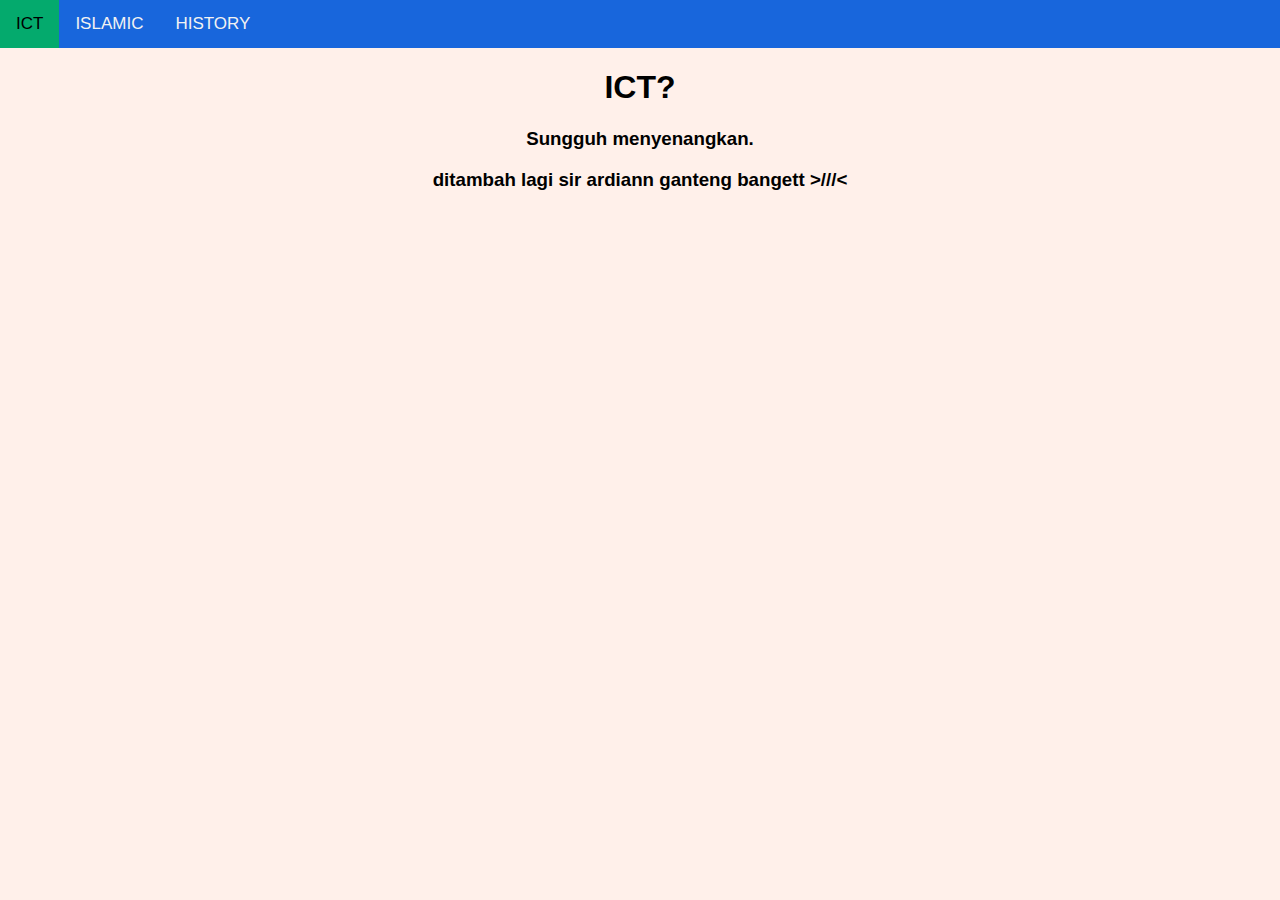
<file: index.html>
<!DOCTYPE html>
<html>
<head>
<meta name="viewport" content="width=device-width, initial-scale=1">
<link rel="stylesheet" href="ICT.css">
</head>
<body bgcolor="#fff0ea">

<div class="topnav">
  <a href="ICT.html">ICT</a>
  <a href="islamic.html">ISLAMIC</a>
  <a href="history.html">HISTORY</a>
</div>
<center>
<h1>
ICT?</h1>
<h3>Sungguh menyenangkan.</h3> 
<h3>ditambah lagi sir ardiann ganteng bangett >///< </h3>
</p>
</h1>

</body>
</html>
</file>
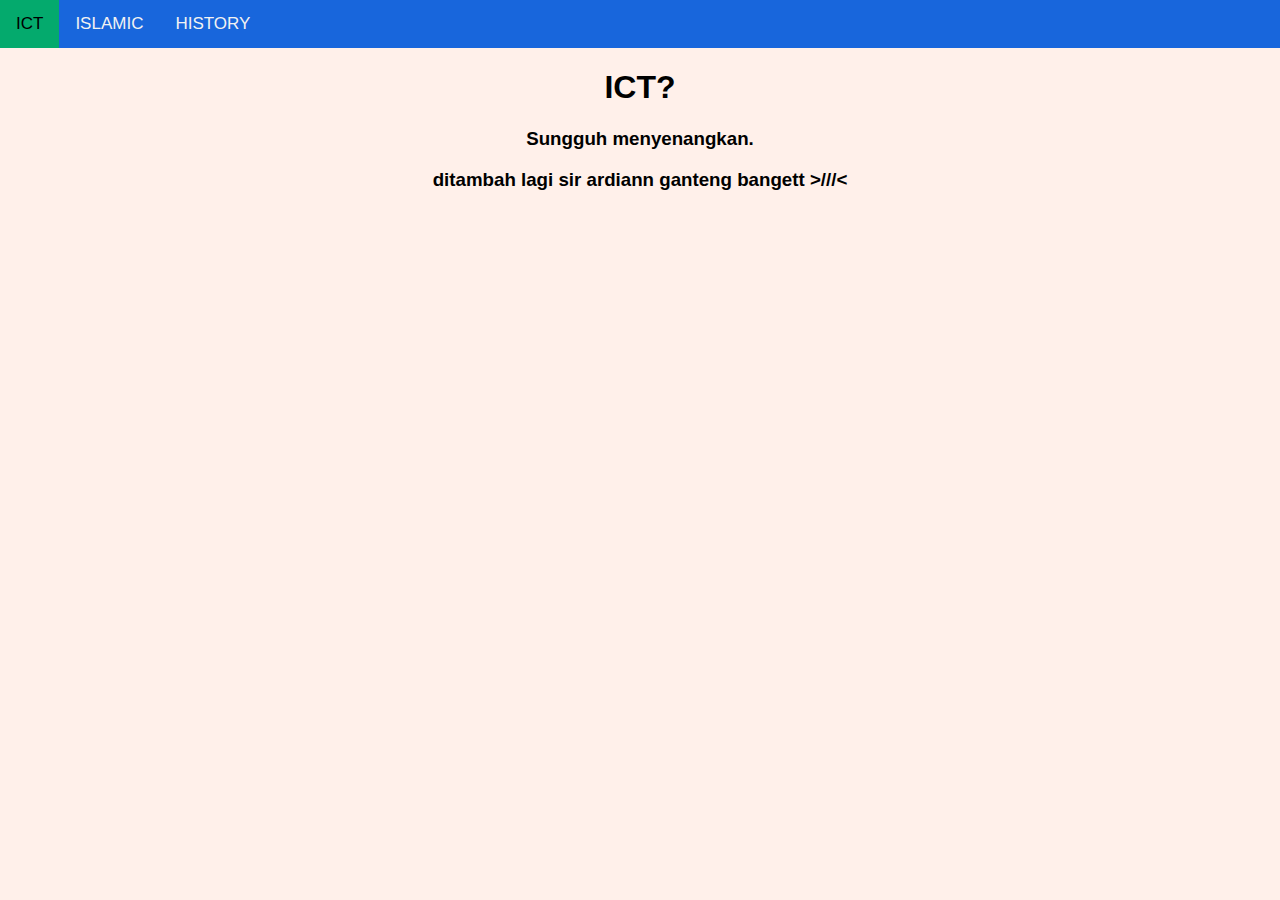
<file: ICT.html>
<!DOCTYPE html>
<html>
<head>
<meta name="viewport" content="width=device-width, initial-scale=1">
<link rel="stylesheet" href="ICT.css">
</head>
<body bgcolor="#fff0ea">

<div class="topnav">
  <a href="ICT.html">ICT</a>
  <a href="Islamic.html">ISLAMIC</a>
  <a href="History.html">HISTORY</a>
</div>
<center>
<h1>
ICT?</h1>
<h3>Sungguh menyenangkan.</h3> 
<h3>ditambah lagi sir ardiann ganteng bangett >///< </h3>
</p>
</h1>

</body>
</html>
</file>
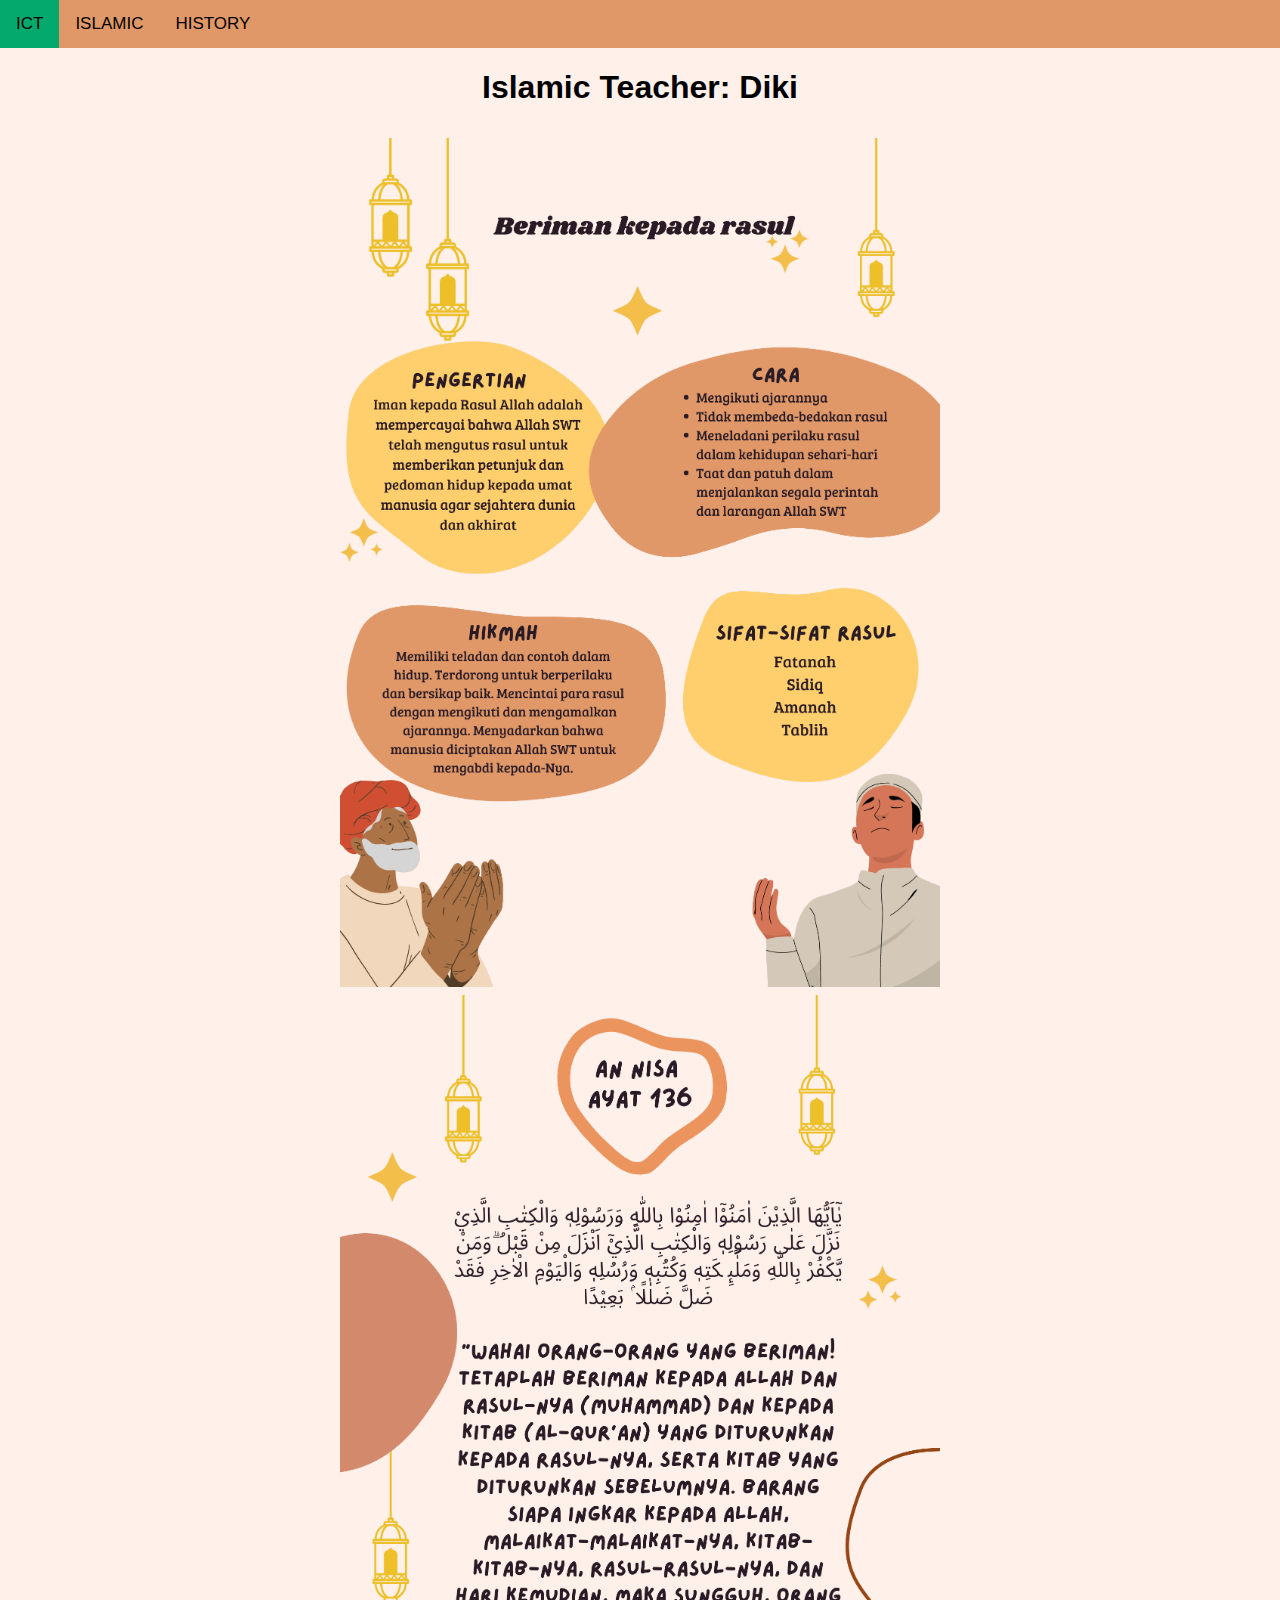
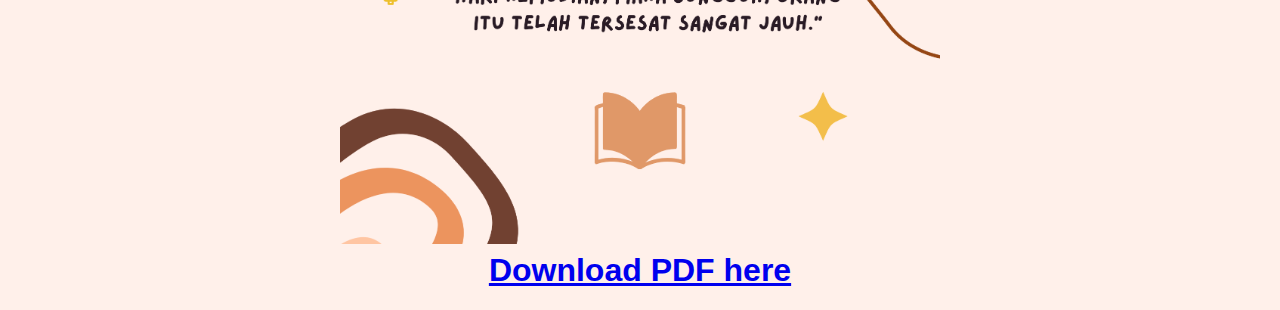
<file: islamic.html>
<!DOCTYPE html>
<html>
<head>
<meta name="viewport" content="width=device-width, initial-scale=1">
<link rel="stylesheet" href="islamic.css"
</head>
<body bgcolor="#fff0ea"> 

<div class="topnav">
  <a href="ICT.html">ICT</a>
  <a href="islamic.html">ISLAMIC</a>
  <a href="history.html">HISTORY</a>

</div>
<center><p>
<h1>
Islamic Teacher: Diki</p> 
<center><img src="Beriman_kepada_rasul-2.png" width="600px"/h1></center>
<center><img src="islamic.png" width="600px"/h1></center>
<a href="Beriman_kepada_rasul.pdf" >Download PDF here</a>
</file>
<file: ICT.css>
body {
    margin: 0;
    font-family: Arial, Helvetica, sans-serif;}
  
  .topnav {
    overflow: hidden;
    background-color: rgb(24, 102, 220);}
  
  .topnav a {
    float: left;
    color: #f2f2f2;
    text-align: center;
    padding: 14px 16px;
    text-decoration: none;
    font-size: 17px;}
  
  .topnav a:hover {
    background-color: #04AA6D;
    color: black;}
  
  .topnav a.active {
    background-color: #04AA6D;
    color: white;}
</file>
<file: islamic.css>
body {
    margin: 0;
    font-family: Arial, Helvetica, sans-serif;}
  
  .topnav {
    overflow: hidden;
    background-color: rgb(224, 152, 104);}
  
  .topnav a {
    float: left;
    color: #000000;
    text-align: center;
    padding: 14px 16px;
    text-decoration: none;
    font-size: 17px;}
  
  .topnav a:hover {
    background-color: #04AA6D;
    color: black;}
  
  .topnav a.active {
    background-color: #04AA6D;
    color: #ffffff;}
</file>
